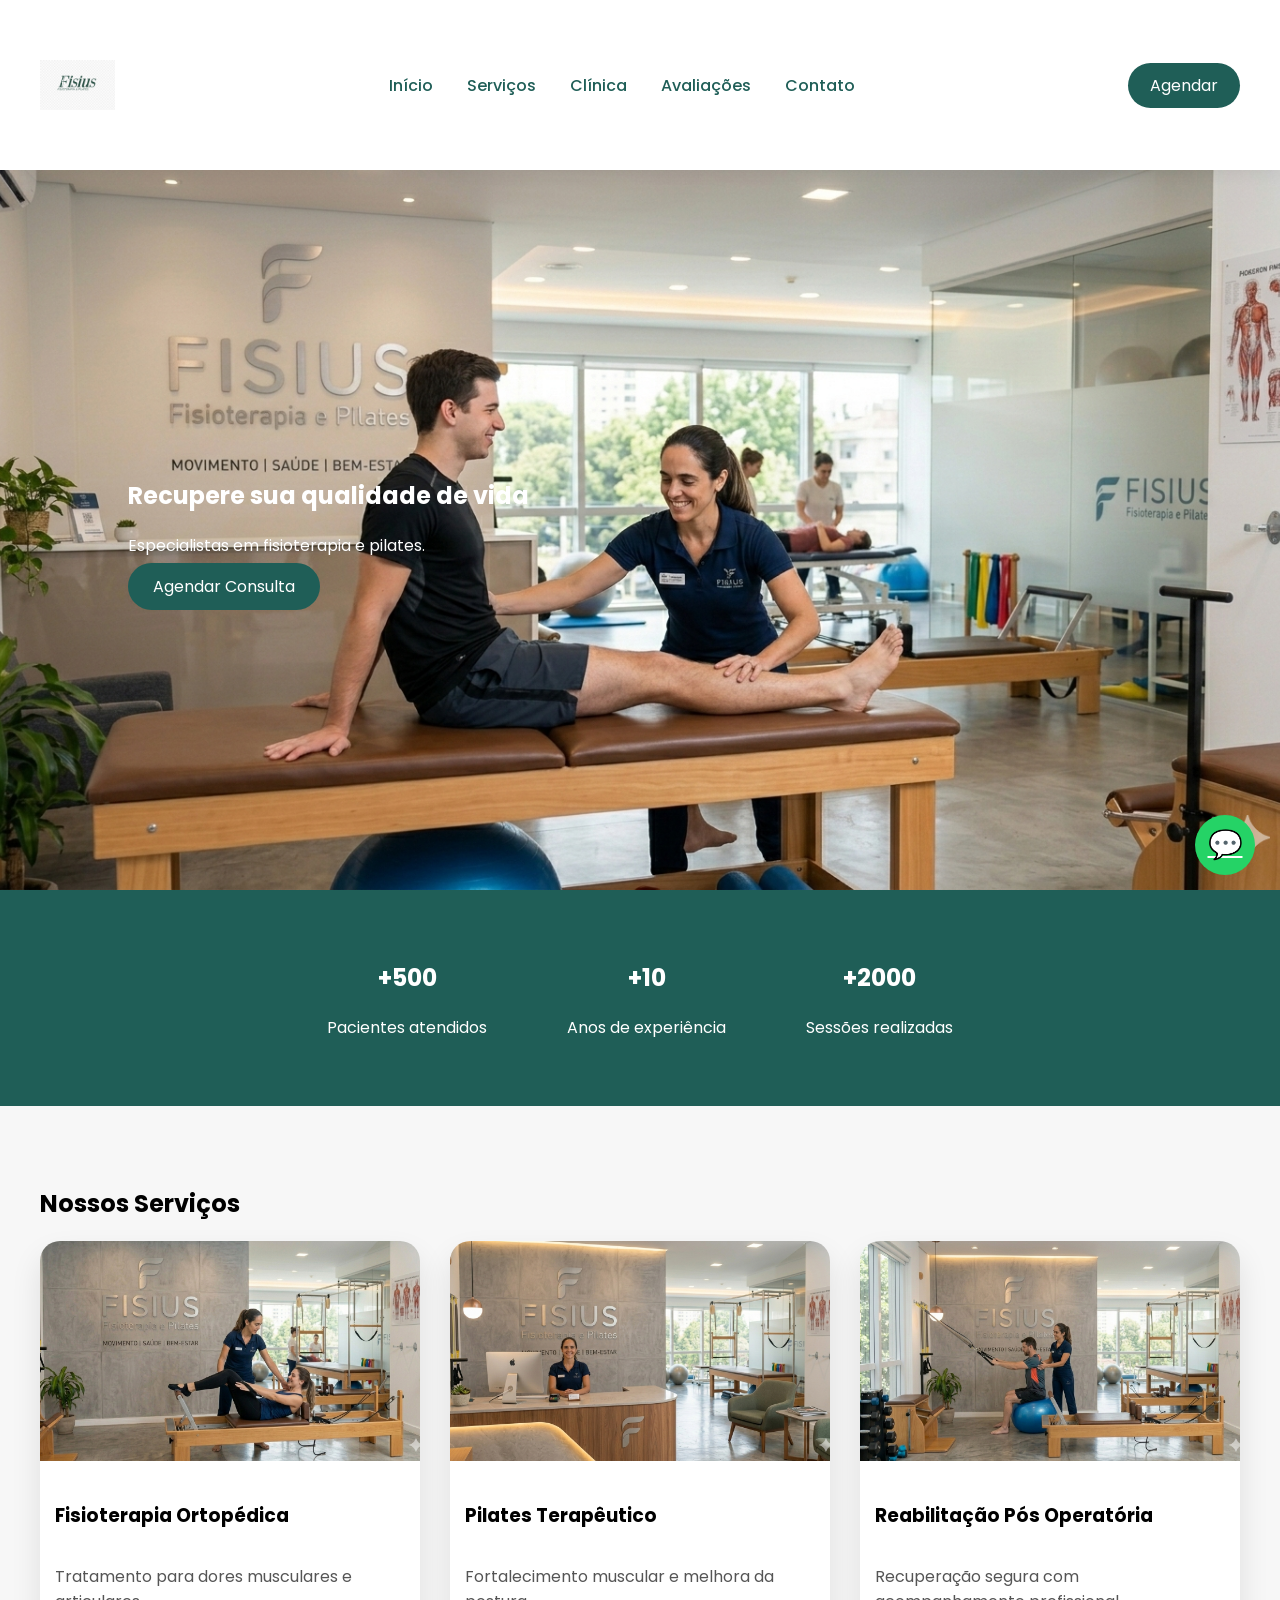
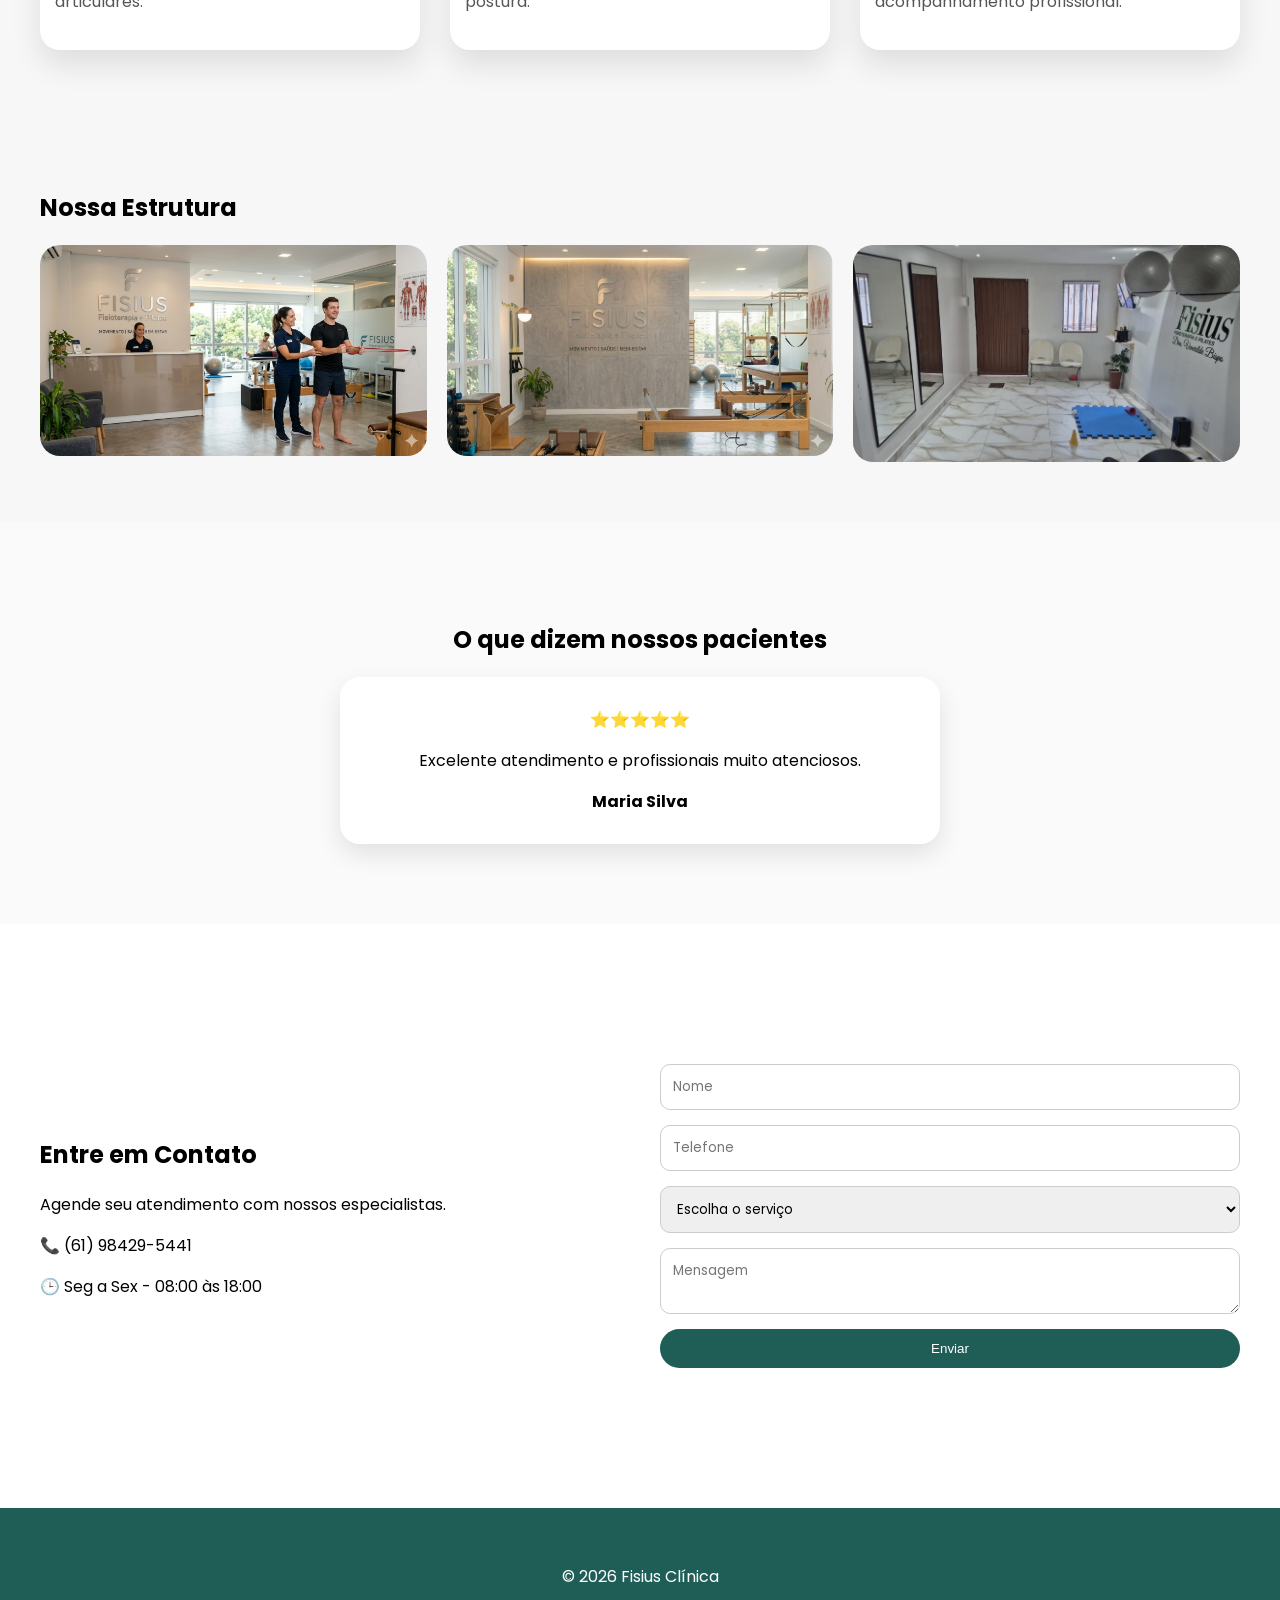
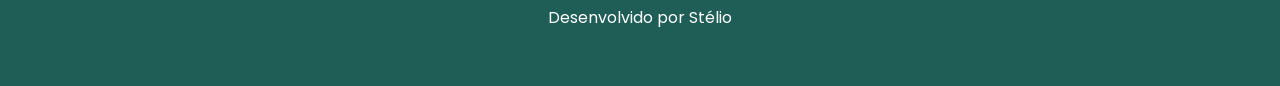
<file: index.html>
<!DOCTYPE html>
<html lang="pt-BR">

<head>

<meta charset="UTF-8">
<meta name="viewport" content="width=device-width, initial-scale=1.0">

<title>Fisius | Fisioterapia e Pilates</title>

<link rel="stylesheet" href="assets/css/style.css">

<link href="https://fonts.googleapis.com/css2?family=Poppins:wght@300;400;600;700&display=swap" rel="stylesheet">

</head>

<body>

<header>

<div class="container nav">

<img src="assets/img/logo-fisius.png" class="logo">

<nav id="menu">

<a href="#inicio">Início</a>
<a href="#servicos">Serviços</a>
<a href="#clinica">Clínica</a>
<a href="#depoimentos">Avaliações</a>
<a href="#contato">Contato</a>

</nav>

<div class="menu-toggle" id="menu-toggle">☰</div>

<a href="#contato" class="btn-agendar">Agendar</a>

</div>

</header>

<section class="hero-slider" id="inicio">

<div class="slide active">

<img src="assets/img/hero1.png">

<div class="hero-text">

<h1>Recupere sua qualidade de vida</h1>

<p>Especialistas em fisioterapia e pilates.</p>

<a href="#contato" class="btn">Agendar Consulta</a>

</div>

</div>

<div class="slide">

<img src="assets/img/hero2.png">

<div class="hero-text">

<h1>Tratamentos modernos</h1>

<p>Equipamentos e técnicas atualizadas.</p>

</div>

</div>

</section>

<section class="stats">

<div>
<h2>+500</h2>
<p>Pacientes atendidos</p>
</div>

<div>
<h2>+10</h2>
<p>Anos de experiência</p>
</div>

<div>
<h2>+2000</h2>
<p>Sessões realizadas</p>
</div>

</section>

<section id="servicos" class="container">

<h2>Nossos Serviços</h2>

<div class="cards">

<div class="card">
<img src="assets/img/fisiu1.png">
<h3>Fisioterapia Ortopédica</h3>
<p>Tratamento para dores musculares e articulares.</p>
</div>

<div class="card">
<img src="assets/img/fisiu2.png">
<h3>Pilates Terapêutico</h3>
<p>Fortalecimento muscular e melhora da postura.</p>
</div>

<div class="card">
<img src="assets/img/fisiu3.png">
<h3>Reabilitação Pós Operatória</h3>
<p>Recuperação segura com acompanhamento profissional.</p>
</div>

</div>

</section>

<section id="clinica" class="container">

<h2>Nossa Estrutura</h2>

<div class="galeria">

<img src="assets/img/clinica1.png">
<img src="assets/img/clinica2.png">
<img src="assets/img/clinica3.jpg">

</div>

</section>

<section id="depoimentos" class="depoimentos">

<h2>O que dizem nossos pacientes</h2>

<div class="carousel">

<div class="depoimento active">
<div class="estrelas">⭐⭐⭐⭐⭐</div>
<p>Excelente atendimento e profissionais muito atenciosos.</p>
<strong>Maria Silva</strong>
</div>

<div class="depoimento">
<div class="estrelas">⭐⭐⭐⭐⭐</div>
<p>Ambiente moderno e equipe qualificada.</p>
<strong>João Pereira</strong>
</div>

<div class="depoimento">
<div class="estrelas">⭐⭐⭐⭐⭐</div>
<p>Minha recuperação foi muito rápida.</p>
<strong>Ana Costa</strong>
</div>

</div>

</section>

<section id="contato" class="contato">

<div class="container contato-grid">

<div class="info">

<h2>Entre em Contato</h2>

<p>Agende seu atendimento com nossos especialistas.</p>

<p>📞 (61) 98429-5441</p>
<p>🕒 Seg a Sex - 08:00 às 18:00</p>

</div>

<form>

<input type="text" placeholder="Nome" required>
<input type="tel" placeholder="Telefone" required>

<select>
<option>Escolha o serviço</option>
<option>Fisioterapia</option>
<option>Pilates</option>
<option>Reabilitação</option>
</select>

<textarea placeholder="Mensagem"></textarea>

<button class="btn">Enviar</button>

</form>

</div>

</section>

<footer>

<p>© 2026 Fisius Clínica</p>
<p>Desenvolvido por Stélio</p>

</footer>

<a href="https://wa.me/5561984295441" class="whatsapp">💬</a>

<script src="assets/js/script.js"></script>

</body>

</html>
</file>
<file: assets/css/style.css>
body{
margin:0;
font-family:Poppins;
background:#f7f7f7;
}

.container{
max-width:1200px;
margin:auto;
padding:60px 20px;
}

header{
background:white;
position:sticky;
top:0;
box-shadow:0 4px 15px rgba(0,0,0,.05);
z-index:1000;
}

.nav{
display:flex;
justify-content:space-between;
align-items:center;
}

.logo{
height:50px;
}

nav a{
margin:0 15px;
text-decoration:none;
color:#1f5e57;
font-weight:500;
transition:.3s;
}

nav a:hover{
color:#000;
}

.btn{
background:#1f5e57;
color:white;
padding:12px 25px;
border-radius:25px;
text-decoration:none;
border:none;
}

.btn-agendar{
background:#1f5e57;
color:white;
padding:10px 22px;
border-radius:25px;
text-decoration:none;
}

.hero-slider{
position:relative;
height:80vh;
overflow:hidden;
}

.slide{
position:absolute;
width:100%;
height:100%;
display:none;
}

.slide.active{
display:block;
}

.slide img{
width:100%;
height:100%;
object-fit:cover;
}

.hero-text{
position:absolute;
top:40%;
left:10%;
color:white;
max-width:500px;
}

.stats{
display:flex;
justify-content:center;
gap:80px;
background:#1f5e57;
color:white;
padding:50px;
text-align:center;
flex-wrap:wrap;
}

.cards{
display:grid;
grid-template-columns:repeat(auto-fit,minmax(280px,1fr));
gap:30px;
}

.card{
background:white;
border-radius:20px;
overflow:hidden;
box-shadow:0 15px 30px rgba(0,0,0,.1);
transition:.3s;
}

.card:hover{
transform:translateY(-8px);
}

.card img{
width:100%;
height:220px;
object-fit:cover;
}

.card h3{
padding:15px;
}

.card p{
padding:0 15px 20px;
color:#555;
}

.galeria{
display:grid;
grid-template-columns:repeat(auto-fit,minmax(250px,1fr));
gap:20px;
}

.galeria img{
width:100%;
border-radius:20px;
}

.depoimentos{
text-align:center;
padding:80px 20px;
background:#fafafa;
}

.carousel{
max-width:600px;
margin:auto;
}

.depoimento{
display:none;
background:white;
padding:30px;
border-radius:20px;
box-shadow:0 10px 25px rgba(0,0,0,.1);
}

.depoimento.active{
display:block;
}

.estrelas{
color:#f6b400;
margin-bottom:10px;
}

.contato{
background:white;
padding:80px 20px;
}

.contato-grid{
display:grid;
grid-template-columns:1fr 1fr;
gap:40px;
align-items:center;
}

form{
display:grid;
gap:15px;
}

input,textarea,select{
padding:12px;
border-radius:10px;
border:1px solid #ccc;
font-family:Poppins;
}

footer{
background:#1f5e57;
color:white;
text-align:center;
padding:40px;
}

.whatsapp{
position:fixed;
bottom:25px;
right:25px;
background:#25D366;
width:60px;
height:60px;
border-radius:50%;
display:flex;
align-items:center;
justify-content:center;
font-size:28px;
color:white;
}

.menu-toggle{
display:none;
font-size:28px;
cursor:pointer;
}

@media(max-width:768px){

nav{
display:none;
flex-direction:column;
background:white;
position:absolute;
top:70px;
left:0;
width:100%;
padding:20px;
}

nav.active{
display:flex;
}

.menu-toggle{
display:block;
}

.contato-grid{
grid-template-columns:1fr;
}

.hero-text{
top:30%;
left:5%;
}

}
</file>
